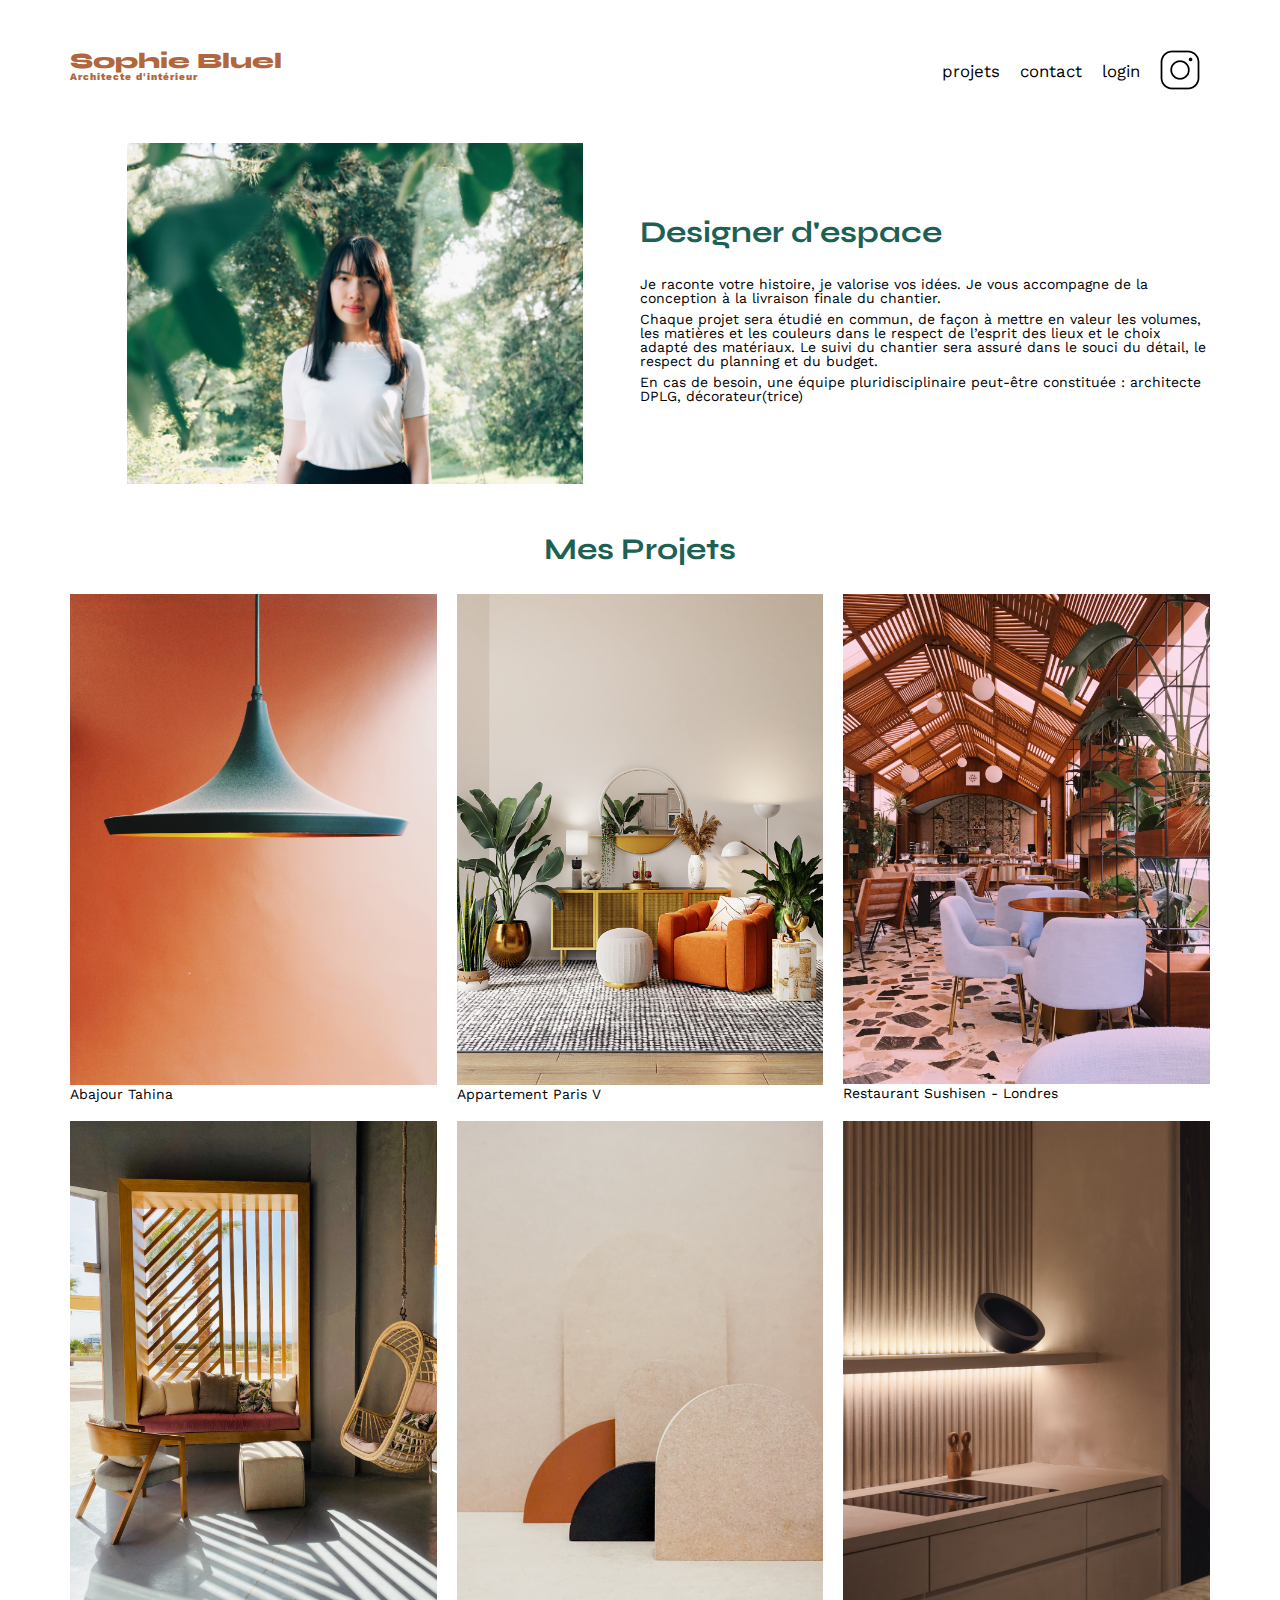
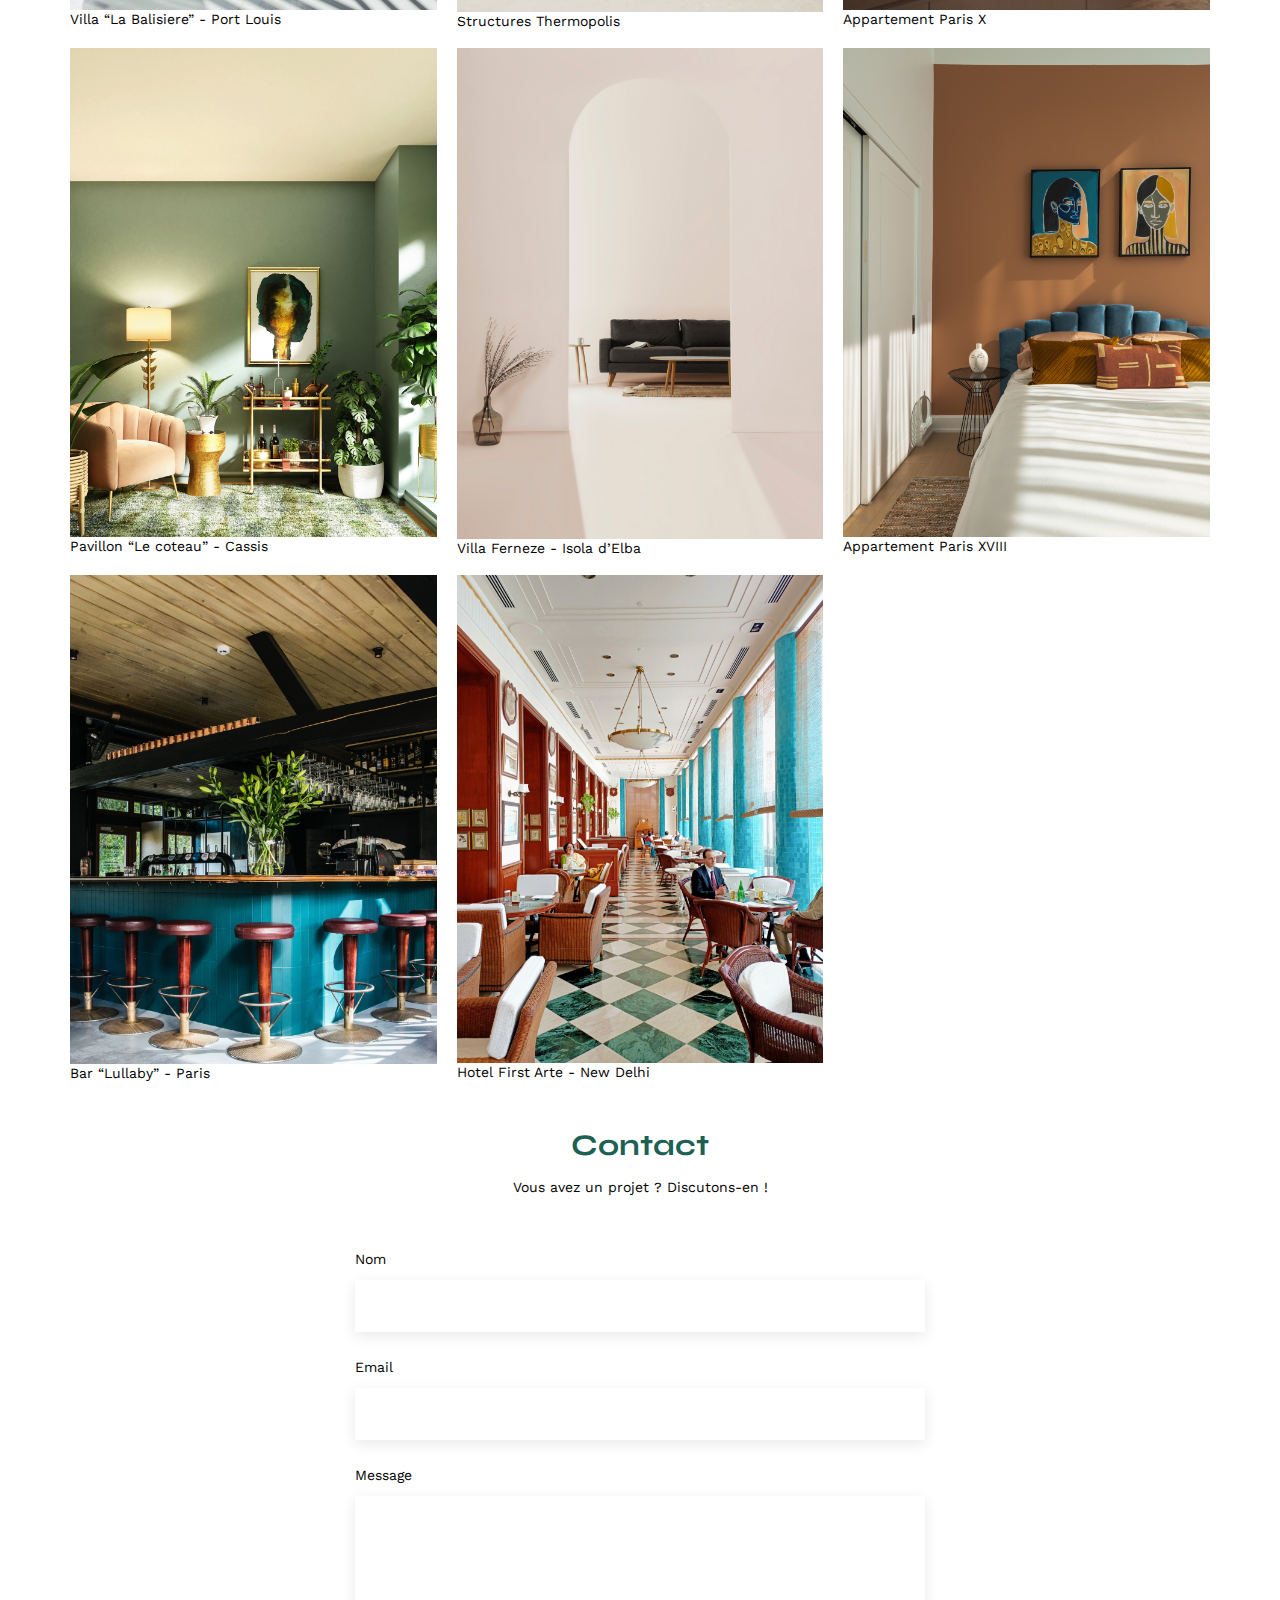
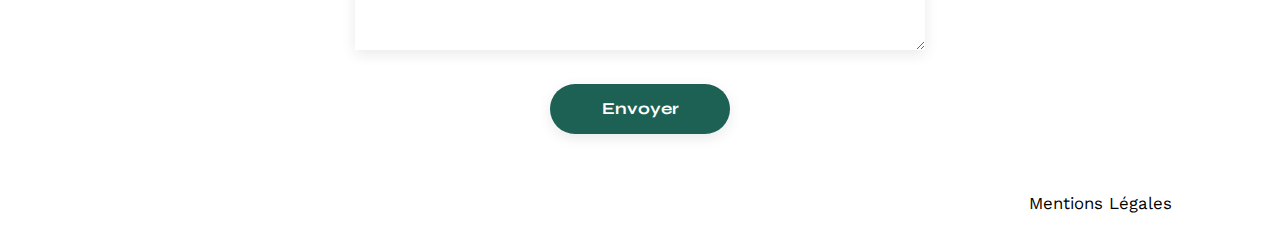
<file: FrontEnd/index.html>
<!DOCTYPE html>
<html lang="fr">
<head>
	<meta charset="UTF-8">
	<title>Sophie Bluel - Architecte d'intérieur</title>
	<meta name="viewport" content="width=device-width, initial-scale=1.0">
	<link rel="preconnect" href="https://fonts.googleapis.com">
	<link rel="preconnect" href="https://fonts.gstatic.com" crossorigin>
	<link href="https://fonts.googleapis.com/css2?family=Syne:wght@700;800&family=Work+Sans&display=swap" rel="stylesheet">
	<meta name="description" content="">
	<link rel="stylesheet" href="./assets/style.css">
</head>
<body>
<header>
	<h1>Sophie Bluel <span>Architecte d'intérieur</span></h1>
	<nav>
		<ul>
			<li>projets</li>
			<li>contact</li>
			<li>login</li>
			<li><img src="./assets/icons/instagram.png" alt="Instagram"></li>
		</ul>
	</nav>
</header>
<main>
	<section id="introduction">
		<figure>
			<img src="./assets/images/sophie-bluel.png" alt="">
		</figure>
		<article>
			<h2>Designer d'espace</h2>
			<p>Je raconte votre histoire, je valorise vos idées. Je vous accompagne de la conception à la livraison finale du chantier.</p>
			<p>Chaque projet sera étudié en commun, de façon à mettre en valeur les volumes, les matières et les couleurs dans le respect de l’esprit des lieux et le choix adapté des matériaux. Le suivi du chantier sera assuré dans le souci du détail, le respect du planning et du budget.</p>
			<p>En cas de besoin, une équipe pluridisciplinaire peut-être constituée : architecte DPLG, décorateur(trice)</p>
		</article>
	</section>
	<section id="portfolio">
		<h2>Mes Projets</h2>
		<div class="gallery">
			<figure>
				<img src="assets/images/abajour-tahina.png" alt="Abajour Tahina">
				<figcaption>Abajour Tahina</figcaption>
			</figure>
			<figure>
				<img src="assets/images/appartement-paris-v.png" alt="Appartement Paris V">
				<figcaption>Appartement Paris V</figcaption>
			</figure>
			<figure>
				<img src="assets/images/restaurant-sushisen-londres.png" alt="Restaurant Sushisen - Londres">
				<figcaption>Restaurant Sushisen - Londres</figcaption>
			</figure>
			<figure>
				<img src="assets/images/la-balisiere.png" alt="Villa “La Balisiere” - Port Louis">
				<figcaption>Villa “La Balisiere” - Port Louis</figcaption>
			</figure>
			<figure>
				<img src="assets/images/structures-thermopolis.png" alt="Structures Thermopolis">
				<figcaption>Structures Thermopolis</figcaption>
			</figure>
			<figure>
				<img src="assets/images/appartement-paris-x.png" alt="Appartement Paris X">
				<figcaption>Appartement Paris X</figcaption>
			</figure>
			<figure>
				<img src="assets/images/le-coteau-cassis.png" alt="Pavillon “Le coteau” - Cassis">
				<figcaption>Pavillon “Le coteau” - Cassis</figcaption>
			</figure>
			<figure>
				<img src="assets/images/villa-ferneze.png" alt="Villa Ferneze - Isola d’Elba">
				<figcaption>Villa Ferneze - Isola d’Elba</figcaption>
			</figure>
			<figure>
				<img src="assets/images/appartement-paris-xviii.png" alt="Appartement Paris XVIII">
				<figcaption>Appartement Paris XVIII</figcaption>
			</figure>
			<figure>
				<img src="assets/images/bar-lullaby-paris.png" alt="Bar “Lullaby” - Paris">
				<figcaption>Bar “Lullaby” - Paris</figcaption>
			</figure>
			<figure>
				<img src="assets/images/hotel-first-arte-new-delhi.png" alt="Hotel First Arte - New Delhi">
				<figcaption>Hotel First Arte - New Delhi</figcaption>
			</figure>
		</div>
	</section>
	<section id="contact">
		<h2>Contact</h2>
		<p>Vous avez un projet ? Discutons-en !</p>
		<form action="#" method="post">
			<label for="name">Nom</label>
			<input type="text" name="name" id="name">
			<label for="email">Email</label>
			<input type="email" name="email" id="email">
			<label for="message">Message</label>
			<textarea name="message" id="message" cols="30" rows="10"></textarea>
			<input type="submit" value="Envoyer">
		</form>
	</section>
</main>

<footer>
	<nav>
		<ul>
			<li>Mentions Légales</li>
		</ul>
	</nav>
</footer>
</body>
</html>
</file>
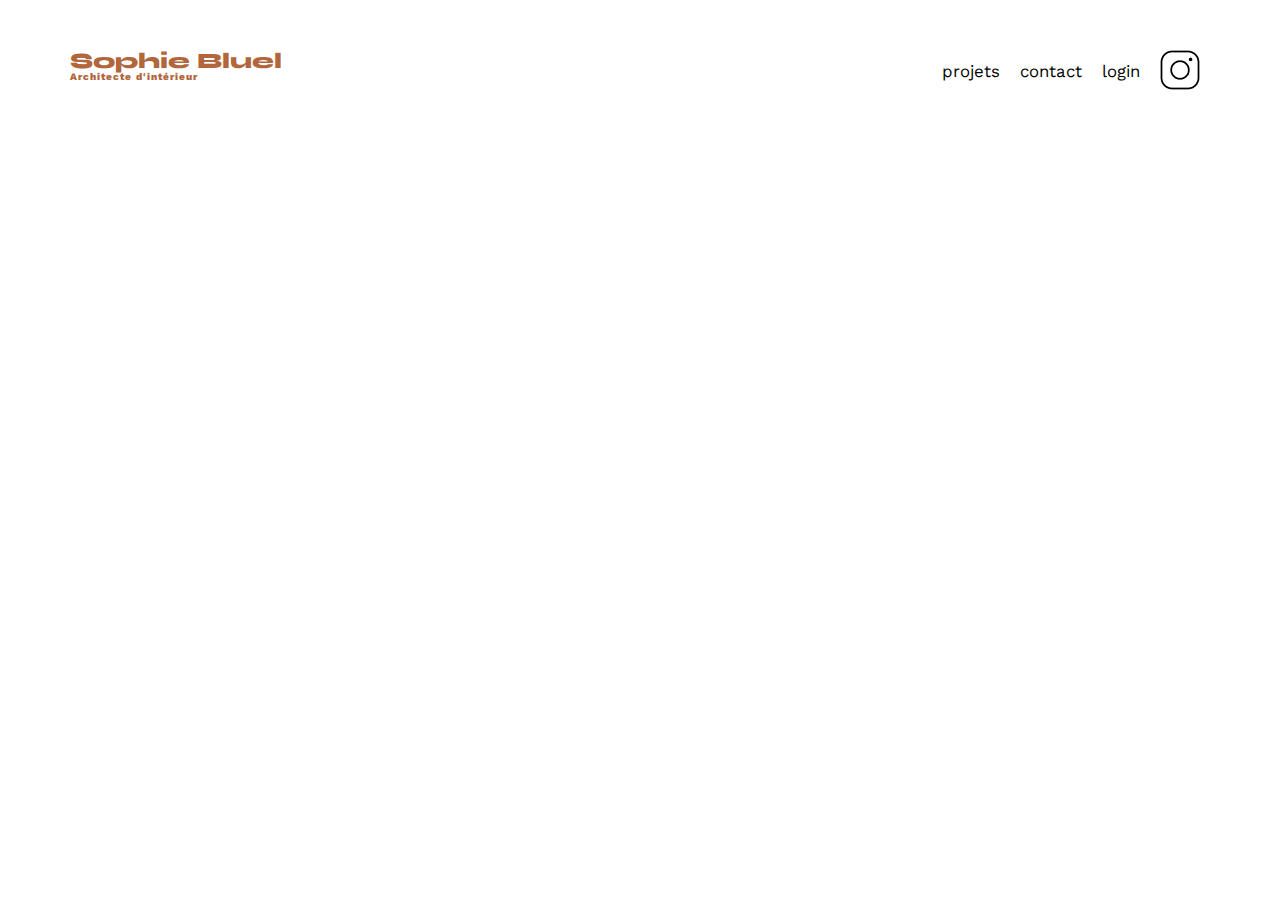
<file: FrontEnd/login.html>
<!DOCTYPE html>
<html lang="fr">
	<head>
		<meta charset="UTF-8">
		<title>Sophie Bluel - Architecte d'intérieur</title>
		<meta name="viewport" content="width=device-width, initial-scale=1.0">
		<link rel="preconnect" href="https://fonts.googleapis.com">
		<link rel="preconnect" href="https://fonts.gstatic.com" crossorigin>
		<link href="https://fonts.googleapis.com/css2?family=Syne:wght@700;800&family=Work+Sans&display=swap" rel="stylesheet">
		<meta name="description" content="">
		<link rel="stylesheet" href="./assets/style.css">
		<script type="text/javascript" src="./assets/login.js"></script>
	</head>

	<body>
		<header>
			<h1>Sophie Bluel <span>Architecte d'intérieur</span></h1>
			<nav>
				<ul>
					<li>projets</li>
					<li>contact</li>
					<li>login</li>
					<li><img src="./assets/icons/instagram.png" alt="Instagram"></li>
				</ul>
			</nav>
		</header>

		<main>

        </main>
    </body>
</html>
</file>
<file: FrontEnd/assets/style.css>
/* http://meyerweb.com/eric/tools/css/reset/
   v2.0 | 20110126
   License: none (public domain)
*/

html, body, div, span, applet, object, iframe,
h1, h2, h3, h4, h5, h6, p, blockquote, pre,
a, abbr, acronym, address, big, cite, code,
del, dfn, em, img, ins, kbd, q, s, samp,
small, strike, strong, sub, sup, tt, var,
b, u, i, center,
dl, dt, dd, ol, ul, li,
fieldset, form, label, legend,
table, caption, tbody, tfoot, thead, tr, th, td,
article, aside, canvas, details, embed,
figure, figcaption, footer, header, hgroup,
menu, nav, output, ruby, section, summary,
time, mark, audio, video {
	margin: 0;
	padding: 0;
	border: 0;
	font-size: 100%;
	font: inherit;
	vertical-align: baseline;
}
/* HTML5 display-role reset for older browsers */
article, aside, details, figcaption, figure,
footer, header, hgroup, menu, nav, section {
	display: block;
}
body {
	line-height: 1;
}
ol, ul {
	list-style: none;
}
blockquote, q {
	quotes: none;
}
blockquote:before, blockquote:after,
q:before, q:after {
	content: '';
	content: none;
}
table {
	border-collapse: collapse;
	border-spacing: 0;
}
/** end reset css**/
body {
	max-width: 1140px;
	margin:auto;
	font-family: 'Work Sans' ;
	font-size: 14px;
}
header {
	display: flex;
	justify-content: space-between;
	margin: 50px 0
}
section {
	margin: 50px 0
}

h1{
	display: flex;
	flex-direction: column;
	font-family: 'Syne';
	font-size: 22px;
	font-weight: 800;
	color: #B1663C
}

h1 > span {
	font-family: 'Work Sans';
	font-size:10px;
	letter-spacing: 0.1em;
;
}

h2{
	font-family: 'Syne';
	font-weight: 700;
	font-size: 30px;
	color: #1D6154
}
nav ul {
	display: flex;
	align-items: center;
	list-style-type: none;

}
nav li {
	padding: 0 10px;
	font-size: 1.2em;
}

li:hover {
	color: #B1663C;
}
#introduction {
	display: flex;
	align-items: center;
}
#introduction figure {
	flex: 1
}
#introduction img {
	display: block;
	margin: auto;
	width: 80%;
}

#introduction article {
	flex: 1
}
#introduction h2 {
	margin-bottom: 1em;
}

#introduction p {
	margin-bottom: 0.5em;
}
#portfolio h2 {
	text-align: center;
	margin-bottom: 1em;
}
.gallery {
	width: 100%;
	display: grid;
	grid-template-columns: 1fr 1fr 1fr;
	grid-column-gap: 20px;
	grid-row-gap: 20px;
}

.gallery img {
	width: 100%;

}
#contact {
	width: 50%;
margin: auto;
}
#contact > * {
	text-align: center;

}
#contact h2{
	margin-bottom: 20px;
}
#contact form {
	text-align: left;
	margin-top:30px;
	display: flex;
	flex-direction: column;
}

#contact input {
	height: 50px;
	font-size: 1.2em;
	border: none;
	box-shadow: 0px 4px 14px rgba(0, 0, 0, 0.09);
}
#contact label {
	margin: 2em 0 1em 0;
}
#contact textarea {
	border: none;
	box-shadow: 0px 4px 14px rgba(0, 0, 0, 0.09);
}

input[type="submit"]{
	font-family: 'Syne';
	font-weight: 700;
	color: white;
	background-color: #1D6154;
	margin : 2em auto ;
	width: 180px;
	text-align: center;
	border-radius: 60px ;
}

footer nav ul {
	display: flex;
	justify-content: flex-end;
	margin: 2em
}
</file>
